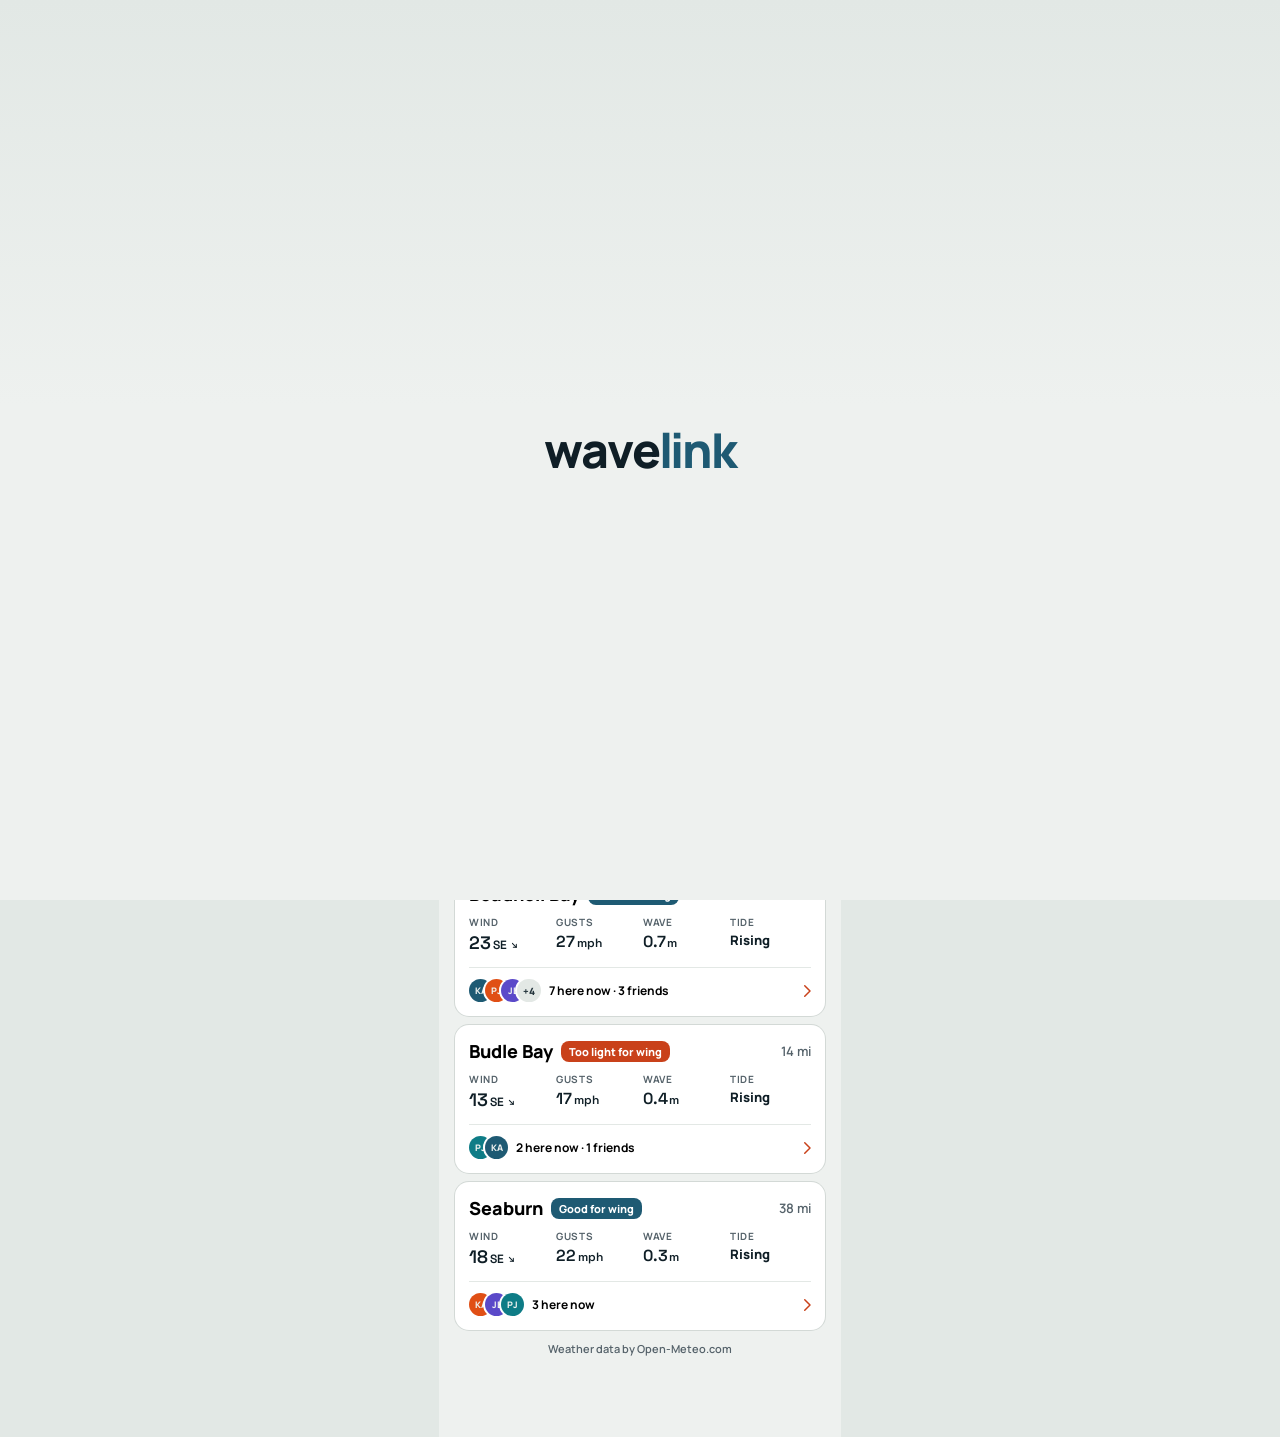
<file: index.html>
<!doctype html>

<html lang="en">
  <head>
    <title>Wave Link</title>
    <link rel="stylesheet" href="style.css" />
    <meta charset="utf-8" />
    <meta
      name="viewport"
      content="width=device-width, initial-scale=1, viewport-fit=cover"
    />
    <meta name="apple-mobile-web-app-capable" content="yes" />
    <meta name="apple-mobile-web-app-status-bar-style" content="default" />
    <meta name="theme-color" content="#e2e8e5" />
    <link rel="preconnect" href="https://fonts.gstatic.com" crossorigin />
    <link
      href="https://fonts.googleapis.com/css2?family=Manrope:wght@400;500;600;700;800&family=Space+Grotesk:wght@500;600;700&display=swap"
      rel="stylesheet"
    />
    <link rel="stylesheet" href="motion.css" />
    <link rel="manifest" href="manifest.json" />
    <link
      rel="icon"
      href="assets/wavelink-logo-files/favicon.ico"
      sizes="any"
    />
    <link
      rel="icon"
      href="assets/wavelink-logo-files/favicon.svg"
      type="image/svg+xml"
    />
    <link
      rel="apple-touch-icon"
      href="assets/wavelink-logo-files/apple-touch-icon.png"
    />
    <meta name="theme-color" content="#e2e8e5" />
  </head>
  <body>
    <div class="splash" id="splash" aria-hidden="true">
      <div class="splash-word">
        <span style="--i: 0">w</span><span style="--i: 1">a</span
        ><span style="--i: 2">v</span><span style="--i: 3">e</span
        ><span class="blue" style="--i: 4">l</span
        ><span class="blue" style="--i: 5">i</span
        ><span class="blue" style="--i: 6">n</span
        ><span class="blue" style="--i: 7">k</span>
      </div>
      <p class="splash-caption">Checking conditions near you</p>
    </div>
    <header>
      <a href="index.html" class="brand" aria-label="wavelink">
        <span class="brand-w" aria-hidden="true"
          ><span class="brand-w-letter">w</span
          ><svg class="brand-wave" viewBox="0 0 33 20">
            <path
              pathLength="1"
              d="M3 13c4.5-6.5 9-6.5 13.5 0s9 6.5 13.5 0"
            /></svg></span
        ><span class="brand-rest" aria-hidden="true"
          >ave<span class="brand-link">link</span></span
        >
      </a>
      <img
        class="search-icon-header"
        alt="Search Icon"
        src="assets/icons/ui/search.svg"
      />
      <img class="bell" alt="Bell Icon" src="assets/icons/ui/bell.svg" />
      <span class="avatar">MS</span>
    </header>
    <main>
      <div class="checked-banner" id="checked-banner" hidden>
        <span class="checked-dot"></span>
        <div class="checked-text">
          <span class="checked-title">You're at Beadnell Bay</span>
          <span class="checked-sub" id="checked-sub"
            >Wingfoiling · until 18:30</span
          >
        </div>
        <button type="button" class="checked-out" id="check-out-button">
          Check out
        </button>
      </div>
      <section class="condition-near">
        <div class="condition-near-title">
          <img
            alt=""
            src="assets/icons/nav/map.svg"
            class="condition-near-icon"
          />
          <span class="location">Beadnell Bay</span>
          <span class="spot-verdict verdict--good" id="hero-verdict">Good</span>
        </div>
        <div class="hero-main">
          <div class="hero-wind">
            <span class="hero-number" id="hero-value">23</span>
            <div class="hero-unit">
              <span id="hero-unit">mph</span>
              <span class="hero-dir-row">
                <span
                  class="hero-arrow"
                  id="hero-arrow"
                  aria-hidden="true"
                ></span>
                <span class="hero-dir" id="hero-dir">SE</span>
              </span>
            </div>
          </div>
          <div class="hero-gusts">
            <span class="hero-gusts-label" id="hero-sec-label">Gusts</span>
            <span class="hero-gusts-value" id="hero-sec-value">27</span>
          </div>
        </div>
        <div class="strip">
          <div class="strip-head">
            <span class="strip-title">Next 6 hours</span>
            <span class="strip-peak" id="strip-peak"></span>
          </div>
          <div class="strip-bars">
            <div class="bar-slot">
              <span class="bar"></span><span class="bar-label"></span>
            </div>
            <div class="bar-slot">
              <span class="bar"></span><span class="bar-label"></span>
            </div>
            <div class="bar-slot">
              <span class="bar"></span><span class="bar-label"></span>
            </div>
            <div class="bar-slot">
              <span class="bar"></span><span class="bar-label"></span>
            </div>
            <div class="bar-slot">
              <span class="bar"></span><span class="bar-label"></span>
            </div>
            <div class="bar-slot">
              <span class="bar"></span><span class="bar-label"></span>
            </div>
          </div>
        </div>

        <div class="hero-metrics">
          <div class="hero-metric">
            <span class="spot-label">Wave</span>
            <span class="spot-value">0.7 m</span>
            <span class="spot-sub">Period 6s</span>
          </div>
          <div class="hero-metric">
            <span class="spot-label">Tide</span>
            <span class="spot-value">Rising</span>
            <span class="spot-sub">High 15:42</span>
          </div>
          <div class="hero-metric">
            <span class="spot-label">Air</span>
            <span class="spot-value">18°</span>
            <span class="spot-sub">Water 12°</span>
          </div>
          <div class="hero-metric">
            <span class="spot-label">Sunset</span>
            <span class="spot-value">19:48</span>
            <span class="spot-sub">5 hr light</span>
          </div>
        </div>
        <div class="condition-near-description">
          <span class="dot dot--good"></span>
          <!--<span class="description"
            >Steady SE, cross-on at the north end - 4.5 m weather</span
          >-->
        </div>
        <div class="hero-actions">
          <button type="button" class="check-in-button">
            <img src="assets/icons/ui/check-in-white.svg" alt="" />
            Check in here
          </button>
          <button
            type="button"
            class="cam-button"
            id="photo-button"
            aria-label="Post a spot report"
          >
            <img src="assets/icons/ui/camera.svg" alt="" />
          </button>

          <input
            type="file"
            id="photo-input"
            accept="image/*,video/*"
            capture="environment"
            class="visually-hidden"
          />
        </div>
      </section>
      <fieldset class="sport-picker">
        <!--<legend>Condition For</legend>-->
        <div class="pills">
          <input type="radio" id="wing" name="activity" value="wing" checked />
          <label for="wing">
            <img alt="Wing Icon" src="assets/icons/activity/wing.svg" />
            Wing
          </label>

          <input type="radio" id="surf" name="activity" value="surf" />
          <label for="surf">
            <img alt="Surf Icon" src="assets/icons/activity/surf.svg" />
            Surf
          </label>

          <input type="radio" id="kite" name="activity" value="kite" />
          <label for="kite">
            <img alt="Kite Icon" src="assets/icons/activity/kite.svg" />
            Kite
          </label>

          <input type="radio" id="sup" name="activity" value="sup" />
          <label for="sup">
            <img alt="Sup Icon" src="assets/icons/activity/sup.svg" />
            SUP
          </label>

          <input type="radio" id="kayak" name="activity" value="kayak" />
          <label for="kayak">
            <img alt="Kayak Icon" src="assets/icons/activity/kayak.svg" />
            Kayak
          </label>
        </div>
      </fieldset>
      <section class="out-right-now">
        <div class="out-now-title">
          <h3 class="out-right-now-title">Out right now</h3>
          <a href="#" class="out-now-see-all">See all</a>
        </div>
        <div class="out-now-container">
          <div class="out-now-container-title">
            <span class="friend-count"
              ><b id="friend-total">6</b> friends on the water</span
            >
            <span class="spots-count"
              >across <b id="spot-total">3</b> spots</span
            >
          </div>
          <div class="friend-tiles">
            <a href="#" class="friend-tile">
              <span class="friend-avatar" style="background: #1e5a73">
                KA
                <img
                  class="friend-badge"
                  src="assets/icons/activity/wing.svg"
                  alt=""
                />
              </span>
              <span class="friend-name">Kevin.A</span>
              <span class="friend-status">Beadnell<br />until 18:30</span>
            </a>
            <a href="#" class="friend-tile">
              <span class="friend-avatar" style="background: #e04f15">
                PJ
                <img
                  class="friend-badge"
                  src="assets/icons/activity/surf.svg"
                  alt=""
                />
              </span>
              <span class="friend-name">Pete.J</span>
              <span class="friend-status">Beadnell<br />posted photo</span>
            </a>
            <a href="#" class="friend-tile">
              <span class="friend-avatar" style="background: #7a15e0">
                JL
                <img
                  class="friend-badge"
                  src="assets/icons/activity/wing.svg"
                  alt=""
                />
              </span>
              <span class="friend-name">James.L</span>
              <span class="friend-status">Beadnell<br />1 hrs in</span>
            </a>
            <a href="#" class="friend-tile">
              <span class="friend-avatar" style="background: #0e7c86">
                TL
                <img
                  class="friend-badge"
                  src="assets/icons/activity/sup.svg"
                  alt=""
                />
              </span>
              <span class="friend-name">Tadek.L</span>
              <span class="friend-status">Tynemouth<br />until 17:00</span>
            </a>
            <a href="#" class="friend-tile">
              <span class="friend-avatar" style="background: #eae610">
                WH
                <img
                  class="friend-badge"
                  src="assets/icons/activity/wing.svg"
                  alt=""
                />
              </span>
              <span class="friend-name">Will.H</span>
              <span class="friend-status">Bambaurgh<br />until 17:00</span>
            </a>
            <a href="#" class="friend-tile">
              <span class="friend-avatar" style="background: #10b7ea">
                GS
                <img
                  class="friend-badge"
                  src="assets/icons/activity/wing.svg"
                  alt=""
                />
              </span>
              <span class="friend-name">Glen.S</span>
              <span class="friend-status">Beadnell<br />8 hrs in</span>
            </a>
            <a href="#" class="add-friend">
              <span class="friend-avatar" style="background: #828282ff">
                +
              </span>
              <span class="friend-name">Add Friends</span>
            </a>
          </div>

          <div class="out-now-lower">
            <span class="people-out"
              ><b id="people-total">22</b> people out at your spots</span
            >
            <a href="#" class="busiest">
              Busiest: <b id="busiest-spot">Tynemouth (9)</b>
              <img src="assets/icons/ui/chevron-right-blue.svg" alt="" />
            </a>
          </div>
        </div>
      </section>
      <section class="favourite-spots">
        <div class="favourite-spots-heading">
          <h3 class="favourite-spots-title">Favourite spots</h3>
          <a href="#" class="favourite-spots-edit">Edit</a>
        </div>
        <div class="favourite-tiles">
          <a href="site.html" class="favourite-tile" data-spot="beadnell">
            <div class="spot-upper">
              <span class="spot-name">Beadnell Bay</span>
              <span class="spot-verdict verdict--good">Good</span>
              <span class="spot-dist">6 mi</span>
            </div>
            <div class="fav-metrics">
              <div class="fav-metric">
                <span class="spot-label">Wind</span>
                <span class="spot-value spot-wind">23 SE</span>
              </div>
              <div class="fav-metric">
                <span class="spot-label">Wave</span>
                <span class="spot-value spot-wave">0.7m</span>
              </div>
              <div class="fav-metric">
                <span class="spot-label">Water</span>
                <span class="spot-value spot-water">14°</span>
              </div>
              <div class="fav-metric">
                <span class="spot-label">Tide</span>
                <span class="spot-value spot-tide">Rising</span>
              </div>
            </div>
            <div class="spot-lower">
              <div class="spot-avatars">
                <span class="mini-avatar" style="background: #1e5a73">KA</span>
                <span class="mini-avatar" style="background: #e04f15">PJ</span>
                <span class="mini-avatar" style="background: #5b49c9">JL</span>
                <span class="mini-more">+4</span>
              </div>
              <span class="spot-here">7 here now · 3 friends</span>
              <img src="assets/icons/ui/chevron-right-blue.svg" alt="" />
            </div>
          </a>
          <a href="#" class="favourite-tile" data-spot="budle bay">
            <div class="spot-upper">
              <span class="spot-name">Budle Bay</span>
              <span class="spot-verdict verdict--moderate">Light</span>
              <span class="spot-dist">14 mi</span>
            </div>
            <div class="fav-metrics">
              <div class="fav-metric">
                <span class="spot-label">Wind</span>
                <span class="spot-value spot-wind">13 SE</span>
              </div>
              <div class="fav-metric">
                <span class="spot-label">Wave</span>
                <span class="spot-value spot-wave">0.4m</span>
              </div>
              <div class="fav-metric">
                <span class="spot-label">Water</span>
                <span class="spot-value spot-water">14°</span>
              </div>
              <div class="fav-metric">
                <span class="spot-label">Tide</span>
                <span class="spot-value spot-tide">Rising</span>
              </div>
            </div>
            <div class="spot-lower">
              <div class="spot-avatars">
                <span class="mini-avatar" style="background: #0e7c86">PJ</span>
                <span class="mini-avatar" style="background: #1e5a73">KA</span>
              </div>
              <span class="spot-here">2 here now · 1 friends</span>
              <img src="assets/icons/ui/chevron-right-blue.svg" alt="" />
            </div>
          </a>
          <a href="#" class="favourite-tile" data-spot="seaburn">
            <div class="spot-upper">
              <span class="spot-name">Seaburn</span>
              <span class="spot-verdict verdict--good">Good</span>
              <span class="spot-dist">38 mi</span>
            </div>
            <div class="fav-metrics">
              <div class="fav-metric">
                <span class="spot-label">Wind</span>
                <span class="spot-value spot-wind">18 SE</span>
              </div>
              <div class="fav-metric">
                <span class="spot-label">Wave</span>
                <span class="spot-value spot-wave">0.3m</span>
              </div>
              <div class="fav-metric">
                <span class="spot-label">Water</span>
                <span class="spot-value spot-water">14°</span>
              </div>
              <div class="fav-metric">
                <span class="spot-label">Tide</span>
                <span class="spot-value spot-tide">Rising</span>
              </div>
            </div>
            <div class="spot-lower">
              <div class="spot-avatars">
                <span class="mini-avatar" style="background: #e04f15">KA</span>
                <span class="mini-avatar" style="background: #5b49c9">JL</span>
                <span class="mini-avatar" style="background: #0e7c86">PJ</span>
              </div>
              <span class="spot-here">3 here now</span>
              <img src="assets/icons/ui/chevron-right-blue.svg" alt="" />
            </div>
          </a>
        </div>
      </section>
      <nav class="tab-bar">
        <a href="index.html" class="tab is-active">
          <img src="assets/icons/nav/home-blue.svg" alt="" />
          Home
        </a>
        <a href="map.html" class="tab">
          <img src="assets/icons/nav/map.svg" alt="" />
          Map
        </a>
        <a href="friends.html" class="tab">
          <img src="assets/icons/nav/friends.svg" alt="" />
          Friends
        </a>
        <a href="profile.html" class="tab">
          <img src="assets/icons/nav/profile.svg" alt="" />
          Profile
        </a>
      </nav>
    </main>

    <dialog class="sheet" id="check-in-sheet">
      <span class="sheet-grabber"></span>

      <div class="sheet-head">
        <div>
          <h2>I'm at Beadnell Bay</h2>
          <p class="sheet-sub">23 mph SE · gusts 27 · 0.7 m · water 14°</p>
        </div>
      </div>

      <div class="sheet-field">
        <span class="sheet-label">Activity</span>
        <div class="pills">
          <input
            type="radio"
            id="ci-wing"
            name="ci-activity"
            value="wing"
            checked
          />
          <label for="ci-wing"
            ><img alt="" src="assets/icons/activity/wing.svg" />Wing</label
          >

          <input type="radio" id="ci-surf" name="ci-activity" value="surf" />
          <label for="ci-surf"
            ><img alt="" src="assets/icons/activity/surf.svg" />Surf</label
          >

          <input type="radio" id="ci-kite" name="ci-activity" value="kite" />
          <label for="ci-kite"
            ><img alt="" src="assets/icons/activity/kite.svg" />Kite</label
          >

          <input type="radio" id="ci-sup" name="ci-activity" value="sup" />
          <label for="ci-sup"
            ><img alt="" src="assets/icons/activity/sup.svg" />SUP</label
          >

          <input type="radio" id="ci-kayak" name="ci-activity" value="kayak" />
          <label for="ci-kayak"
            ><img alt="" src="assets/icons/activity/kayak.svg" />Kayak</label
          >
        </div>
      </div>

      <div class="sheet-field">
        <span class="sheet-label">Until</span>
        <div class="until-display">
          <img src="assets/icons/ui/clock-blue.svg" alt="" />
          <span class="until-time" id="until-time">18:30</span>
          <span class="until-note" id="until-note">about 4 hrs</span>
        </div>
        <div class="until-chips">
          <input type="radio" id="u1" name="until" value="1" />
          <label for="u1">1 hr</label>

          <input type="radio" id="u2" name="until" value="2" />
          <label for="u2">2 hrs</label>

          <input type="radio" id="u4" name="until" value="4" checked />
          <label for="u4">4 hrs</label>

          <input type="radio" id="u0" name="until" value="open" />
          <label for="u0">Open</label>
        </div>
      </div>

      <div class="sheet-field">
        <span class="sheet-label">Visible to</span>
        <div class="visibility">
          <input
            type="radio"
            id="vis-friends"
            name="visibility"
            value="friends"
            checked
          />
          <label for="vis-friends"
            ><img
              src="assets/icons/nav/friends-blue.svg"
              alt=""
            />Friends</label
          >

          <input
            type="radio"
            id="vis-everyone"
            name="visibility"
            value="everyone"
          />
          <label for="vis-everyone"
            ><img src="assets/icons/nav/profile.svg" alt="" />Everyone
            here</label
          >
        </div>
      </div>

      <button type="button" class="btn-primary">Check in</button>
      <button type="button" id="sheet-close">Cancel</button>
    </dialog>
    <dialog class="sheet" id="done-sheet">
      <span class="sheet-grabber"></span>

      <div class="done-top">
        <span class="done-tick">
          <img src="assets/icons/ui/check-green.svg" alt="" />
        </span>
        <h2>You're checked in</h2>
        <p class="sheet-sub" id="done-sub">
          Beadnell Bay · wingfoiling until 18:30
        </p>
      </div>

      <div class="done-friends">
        <div class="spot-avatars">
          <span class="mini-avatar" style="background: #1e5a73">KA</span>
          <span class="mini-avatar" style="background: #e04f15">PJ</span>
          <span class="mini-avatar" style="background: #5b49c9">JL</span>
        </div>
        <div class="checked-text">
          <span class="checked-title">3 friends can see you're here</span>
          <span class="sheet-note">They'll get an alert if they're nearby</span>
        </div>
      </div>
      <div class="done-lower">
        <button
          type="button"
          class="cam-button"
          id="report-photo-button"
          aria-label="Post a spot report"
        >
          Post a report
          <img src="assets/icons/ui/camera-blue.svg" alt="" />
        </button>

        <input
          type="file"
          id="report-photo-input"
          accept="image/*,video/*"
          capture="environment"
          class="visually-hidden"
        />
        <button type="button" class="btn-primary" id="done-close">Done</button>
      </div>
    </dialog>
    <script src="script.js"></script>
    <script src="motion.js"></script>
    <footer>
      <p>Weather data by Open-Meteo.com</p>
    </footer>
  </body>
</html>
</file>
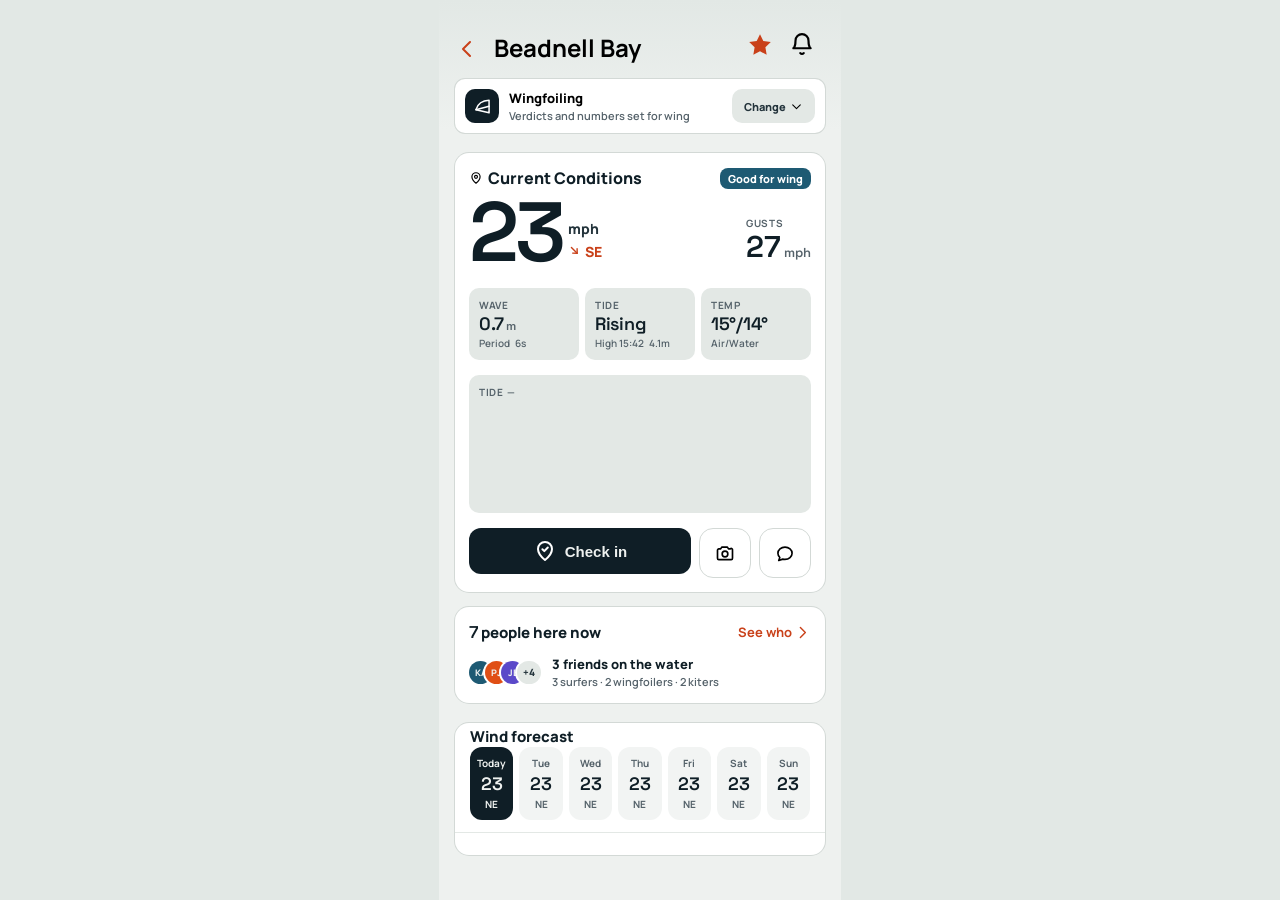
<file: site.html>
<!doctype html>
<html>
  <head>
    <title>Wave Link</title>
    <link rel="stylesheet" href="style.css" />
    <meta charset="utf-8" />
    <meta name="viewport" content="width=device-width, initial-scale=1" />
    <meta name="apple-mobile-web-app-capable" content="yes" />
    <meta name="mobile-web-app-capable" content="yes" />
    <meta name="apple-mobile-web-app-status-bar-style" content="default" />
    <link rel="preconnect" href="https://fonts.gstatic.com" crossorigin />
    <link rel="manifest" href="manifest.json" />
    <meta
      name="viewport"
      content="width=device-width, initial-scale=1, viewport-fit=cover"
    />
    <link
      href="https://fonts.googleapis.com/css2?family=Manrope:wght@400;500;600;700;800&family=Space+Grotesk:wght@500;600;700&display=swap"
      rel="stylesheet"
    />
    <link rel="stylesheet" href="motion.css" />
    <link
      rel="icon"
      href="assets/wavelink-logo-files/favicon.ico"
      sizes="any"
    />
    <link
      rel="icon"
      href="assets/wavelink-logo-files/favicon.svg"
      type="image/svg+xml"
    />
    <link
      rel="apple-touch-icon"
      href="assets/wavelink-logo-files/apple-touch-icon.png"
    />
    <meta name="theme-color" content="#e2e8e5" />
  </head>

  <body data-spot="beadnell">
    <header class="site-header">
      <a href="index.html" class="back-home-arrow">
        <img src="assets/icons/ui/chevron-left-blue.svg" alt="" />
      </a>
      <h2 class="header-site-location">Beadnell Bay</h2>
      <a href="#" class="star-location">
        <img src="assets/icons/ui/star-filled-blue.svg" alt="" />
      </a>
      <a href="#" class="bell-location">
        <img src="assets/icons/ui/bell.svg" alt="" />
      </a>
    </header>
    <main>
      <div class="checked-banner" id="checked-banner" hidden>
        <span class="checked-dot"></span>
        <div class="checked-text">
          <span class="checked-title">You're at Beadnell Bay</span>
          <span class="checked-sub" id="checked-sub"
            >Wingfoiling · until 18:30</span
          >
        </div>
        <button type="button" class="checked-out" id="check-out-button">
          Check out
        </button>
      </div>
      <div class="sport-picker-site">
        <span class="sport-site-icon">
          <img src="assets/icons/activity/wing.svg" alt="" />
        </span>

        <div class="sport-site-text">
          <span class="sport-site">Wingfoiling</span>
          <span class="sport-site-description">
            Verdicts and numbers set for <b>wing</b>
          </span>
        </div>

        <div class="sport-change">
          <span aria-hidden="true">Change</span>
          <span class="sport-change-arrow">
            <img src="assets/icons/ui/chevron-down.svg" alt="" />
          </span>
          <select id="sport" name="sport" aria-label="Change sport">
            <option value="wing">Wing</option>
            <option value="surf">Surf</option>
            <option value="kite">Kite</option>
            <option value="sup">SUP</option>
            <option value="kayak">Kayak</option>
          </select>
        </div>
      </div>
      <section class="condition-near-site">
        <div class="condition-near-title">
          <img
            alt=""
            src="assets/icons/nav/map.svg"
            class="condition-near-icon"
          />
          <span class="location">Current Conditions</span>
          <span class="spot-verdict verdict--good" id="hero-verdict">Good</span>
        </div>
        <div class="hero-main">
          <div class="hero-wind">
            <span class="hero-number" id="hero-value">23</span>
            <div class="hero-unit">
              <span id="hero-unit">mph</span>
              <span class="hero-dir-row">
                <span
                  class="hero-arrow"
                  id="hero-arrow"
                  aria-hidden="true"
                ></span>
                <span class="hero-dir" id="hero-dir">SE</span>
              </span>
            </div>
          </div>
          <div class="hero-gusts">
            <span class="hero-gusts-label" id="hero-sec-label">Gusts</span>
            <span class="hero-gusts-value" id="hero-sec-value">27</span>
          </div>
        </div>

        <div class="hero-metrics-site">
          <div class="hero-metric-site">
            <div class="hero-metric-site-big">
              <span class="spot-label">Wave</span>
              <span class="spot-value">0.7 m</span>
            </div>
            <div class="hero-metric-site-small">
              <span class="spot-label-site">Period</span>
              <span class="spot-value-site">6s</span>
            </div>
          </div>
          <div class="hero-metric-site">
            <div class="hero-metric-site-big">
              <span class="spot-label">Tide</span>
              <span class="spot-value">Rising</span>
            </div>
            <div class="hero-metric-site-small">
              <span class="spot-label-site">High 15:42</span>
              <span class="spot-value-site">4.1 m</span>
            </div>
          </div>
          <div class="hero-metric-site">
            <div class="hero-metric-site-big">
              <span class="spot-label">Temp</span>
              <span class="spot-value">15°/14°</span>
            </div>
            <div class="hero-metric-site-small">
              <span class="spot-label-site">Air/Water</span>
              <span class="spot-value-site"></span>
            </div>
          </div>
        </div>
        <div class="tide">
          <div class="tide-head">
            <span class="tide-title">Tide <span id="tide-state">—</span></span>
            <span class="tide-next" id="tide-next"></span>
          </div>

          <div class="tide-chart-wrap">
            <svg
              class="tide-chart"
              viewBox="0 0 300 100"
              preserveAspectRatio="none"
              aria-hidden="true"
            >
              <path class="tide-fill" id="tide-fill" />
              <path
                class="tide-line"
                id="tide-line"
                vector-effect="non-scaling-stroke"
              />
            </svg>
            <span class="tide-dot" id="tide-dot" hidden></span>
            <span class="tide-now-label" id="tide-now-label" hidden>Now</span>
          </div>

          <div class="tide-labels" id="tide-labels"></div>
        </div>
        <div class="hero-actions">
          <button type="button" class="check-in-button">
            <img src="assets/icons/ui/check-in-white.svg" alt="" />
            Check in
          </button>
          <button
            type="button"
            class="cam-button"
            id="photo-button-site"
            aria-label="Post a spot report"
          >
            <img src="assets/icons/ui/camera.svg" alt="" />
          </button>

          <input
            type="file"
            id="photo-input-site"
            accept="image/*,video/*"
            capture="environment"
            class="visually-hidden"
          />
          <button type="button" class="group-chat-button">
            <img src="assets/icons/ui/chat.svg" alt="" />
          </button>
        </div>
      </section>
      <section class="site-people-here">
        <div class="site-people-header">
          <h2><b>7</b> people here now</h2>
          <a href="whos-here.html" class="see-who">
            See who
            <img src="assets/icons/ui/chevron-right-blue.svg" />
          </a>
        </div>
        <div class="site-people-main">
          <div class="spot-avatars">
            <span class="mini-avatar" style="background: #1e5a73">KA</span>
            <span class="mini-avatar" style="background: #e04f15">PJ</span>
            <span class="mini-avatar" style="background: #5b49c9">JL</span>
            <span class="mini-more">+4</span>
          </div>
          <div class="site-people-friends">
            <span class="people-friends-title">3 friends on the water</span>
            <span class="people-friends-sub"
              >3 surfers · 2 wingfoilers · 2 kiters</span
            >
          </div>
        </div>
      </section>
      <section class="site-forecast">
        <div class="site-forecast-header">
          <h2>Wind forecast</h2>
        </div>
        <div class="forecast-days">
          <input type="radio" id="day-0" name="day" value="0" checked />
          <label for="day-0">
            <span class="day-name">Today</span>
            <span class="day-wind">23</span>
            <span class="day-dir">NE</span>
          </label>

          <input type="radio" id="day-1" name="day" value="1" />
          <label for="day-1">
            <span class="day-name">Tue</span>
            <span class="day-wind">23</span>
            <span class="day-dir">NE</span>
          </label>

          <input type="radio" id="day-2" name="day" value="2" />
          <label for="day-2">
            <span class="day-name">Wed</span>
            <span class="day-wind">23</span>
            <span class="day-dir">NE</span>
          </label>

          <input type="radio" id="day-3" name="day" value="3" />
          <label for="day-3">
            <span class="day-name">Thu</span>
            <span class="day-wind">23</span>
            <span class="day-dir">NE</span>
          </label>

          <input type="radio" id="day-4" name="day" value="4" />
          <label for="day-4">
            <span class="day-name">Fri</span>
            <span class="day-wind">23</span>
            <span class="day-dir">NE</span>
          </label>

          <input type="radio" id="day-5" name="day" value="5" />
          <label for="day-5">
            <span class="day-name">Sat</span>
            <span class="day-wind">23</span>
            <span class="day-dir">NE</span>
          </label>

          <input type="radio" id="day-6" name="day" value="6" />
          <label for="day-6">
            <span class="day-name">Sun</span>
            <span class="day-wind">23</span>
            <span class="day-dir">NE</span>
          </label>
        </div>
        <div class="hours" id="hours"></div>
      </section>
    </main>
    <dialog class="sheet" id="check-in-sheet">
      <span class="sheet-grabber"></span>

      <div class="sheet-head">
        <div>
          <h2>I'm at Beadnell Bay</h2>
          <p class="sheet-sub">23 mph SE · gusts 27 · 0.7 m · water 14°</p>
        </div>
      </div>

      <div class="sheet-field">
        <span class="sheet-label">Activity</span>
        <div class="pills">
          <input
            type="radio"
            id="ci-wing"
            name="ci-activity"
            value="wing"
            checked
          />
          <label for="ci-wing"
            ><img alt="" src="assets/icons/activity/wing.svg" />Wing</label
          >

          <input type="radio" id="ci-surf" name="ci-activity" value="surf" />
          <label for="ci-surf"
            ><img alt="" src="assets/icons/activity/surf.svg" />Surf</label
          >

          <input type="radio" id="ci-kite" name="ci-activity" value="kite" />
          <label for="ci-kite"
            ><img alt="" src="assets/icons/activity/kite.svg" />Kite</label
          >

          <input type="radio" id="ci-sup" name="ci-activity" value="sup" />
          <label for="ci-sup"
            ><img alt="" src="assets/icons/activity/sup.svg" />SUP</label
          >

          <input type="radio" id="ci-kayak" name="ci-activity" value="kayak" />
          <label for="ci-kayak"
            ><img alt="" src="assets/icons/activity/kayak.svg" />Kayak</label
          >
        </div>
      </div>

      <div class="sheet-field">
        <span class="sheet-label">Until</span>
        <div class="until-display">
          <img src="assets/icons/ui/clock-blue.svg" alt="" />
          <span class="until-time" id="until-time">18:30</span>
          <span class="until-note" id="until-note">about 4 hrs</span>
        </div>
        <div class="until-chips">
          <input type="radio" id="u1" name="until" value="1" />
          <label for="u1">1 hr</label>

          <input type="radio" id="u2" name="until" value="2" />
          <label for="u2">2 hrs</label>

          <input type="radio" id="u4" name="until" value="4" checked />
          <label for="u4">4 hrs</label>

          <input type="radio" id="u0" name="until" value="open" />
          <label for="u0">Open</label>
        </div>
      </div>

      <div class="sheet-field">
        <span class="sheet-label">Visible to</span>
        <div class="visibility">
          <input
            type="radio"
            id="vis-friends"
            name="visibility"
            value="friends"
            checked
          />
          <label for="vis-friends"
            ><img
              src="assets/icons/nav/friends-blue.svg"
              alt=""
            />Friends</label
          >

          <input
            type="radio"
            id="vis-everyone"
            name="visibility"
            value="everyone"
          />
          <label for="vis-everyone"
            ><img src="assets/icons/nav/profile.svg" alt="" />Everyone
            here</label
          >
        </div>
      </div>

      <button type="button" class="btn-primary">Check in</button>
      <button type="button" id="sheet-close">Cancel</button>
    </dialog>
    <dialog class="sheet" id="done-sheet">
      <span class="sheet-grabber"></span>

      <div class="done-top">
        <span class="done-tick">
          <img src="assets/icons/ui/check-green.svg" alt="" />
        </span>
        <h2>You're checked in</h2>
        <p class="sheet-sub" id="done-sub">
          Beadnell Bay · wingfoiling until 18:30
        </p>
      </div>

      <div class="done-friends">
        <div class="spot-avatars">
          <span class="mini-avatar" style="background: #1e5a73">KA</span>
          <span class="mini-avatar" style="background: #e04f15">PJ</span>
          <span class="mini-avatar" style="background: #5b49c9">JL</span>
        </div>
        <div class="checked-text">
          <span class="checked-title">3 friends can see you're here</span>
          <span class="sheet-note">They'll get an alert if they're nearby</span>
        </div>
      </div>
      <div class="done-lower">
        <button
          type="button"
          class="cam-button"
          id="report-photo-button"
          aria-label="Post a spot report"
        >
          Post a report
          <img src="assets/icons/ui/camera-blue.svg" alt="" />
        </button>

        <input
          type="file"
          id="report-photo-input"
          accept="image/*,video/*"
          capture="environment"
          class="visually-hidden"
        />
        <button type="button" class="btn-primary" id="done-close">Done</button>
      </div>
    </dialog>
    <script src="script.js"></script>
    <script src="motion.js"></script>
  </body>
</html>
</file>
<file: style.css>
*,
*::before,
*::after {
  box-sizing: border-box;
}

header,
main {
  padding-left: 16px;
  padding-right: 16px;
}

html {
  background: #eef1ef;
}

@media (min-width: 500px) {
  html {
    background: #e2e8e5;
  }
}

.sheet::backdrop {
  background: rgba(6, 18, 34, 0.45);
}

html.sheet-open {
  background: #fff;
}

body {
  max-width: 402px;
  margin: 0 auto;
  min-height: 100vh;
  background: linear-gradient(180deg, #e2e8e5 0%, #eef1ef 130px);
  font-family:
    "Manrope",
    -apple-system,
    "Segoe UI",
    sans-serif;
  padding-top: 25px;
}

main {
  padding-bottom: 0px;
}

footer {
  padding-bottom: 60px;
}

.number {
  font-family: "Space Grotesk", "Space Mono", monospace;
}

header {
  display: flex;
  align-items: center;
  gap: 4px;
  min-height: 44px;
  padding: calc(env(safe-area-inset-top, 0px) + 10px) 16px 10px;
}

.search-icon-header {
  width: 21px;
  height: 21px;
  flex-shrink: 0;
  margin-left: auto;
}

.bell {
  width: 21px;
  height: 21px;
  flex-shrink: 0;
  margin-left: 14px;
}

.avatar {
  flex-shrink: 0;
  background-color: #0f1e26;
  border-radius: 50px;
  padding: 7px 7px 7px 7px;
  color: #eef1ef;
  font-size: 12px;
  font-weight: 800;
  border: solid 1px white;
  margin-left: 15px;
}

.search-bar {
  display: flex;
  align-content: center;
  gap: 9px;
  height: 46px;
  padding: 0 14px;
  background: #fff;
  border-radius: 14px;
  box-shadow: 0 0 0 1px #d3d9d6;
  margin-top: 12px;
  margin-bottom: 12px;
}

.search-icon {
  width: 18px;
  height: 18px;
  flex-shrink: 0;
  padding-top: 13px;
}

.search-bar input {
  flex-grow: 1;
  min-width: 0;
  border: 0;
  outline: none;
  background: transparent;
  font-family: inherit;
  font-size: 16px;
  color: #0f1e26;
  appearance: none;
}

.dir-arrow {
  width: 11px;
  height: 11px;
  margin-left: 3px;
  vertical-align: -1px;
  color: inherit;
  flex-shrink: 0;
}

.visually-hidden {
  position: absolute;
  width: 1px;
  height: 1px;
  overflow: hidden;
  white-space: nowrap;
}

.condition-near {
  background-color: #ffffff;
  border-radius: 14px;
  margin-top: 20px;
  display: flex;
  flex-direction: column;
  padding: 14px;
  box-shadow: 0 0 0 1px #d3d9d6;
}

.condition-near-icon {
  width: 14px;
  height: 14px;
  flex-shrink: 0;
  margin-right: -5px;
}

.condition-near-title {
  display: flex;
  align-items: center;
  gap: 10px;
}

.condition-near-title .spot-verdict {
  margin-left: auto;
  flex-shrink: 0;
  white-space: nowrap;
}

.condition-near-you {
  margin: 0;
  font-size: 14px;
  font-weight: 600;
}

.location {
  font-size: 16px;
  font-weight: 800;
  color: #0f1e26;
}

.time {
  font-size: 11px;
  font-weight: 500;
  color: #55626a;
  margin-left: auto;
}

.type {
  font-size: 9px;
  font-weight: 700;
  color: #55626a;
}

.number {
  font-size: 19px;
  font-weight: 600;
  color: #0f1e26;
}

.extra {
  font-size: 10px;
  font-weight: 600;
  color: #55626a;
}

.type {
  text-transform: uppercase;
  letter-spacing: 0.07em;
}

.hero-main {
  display: flex;
  align-items: flex-end;
  gap: 14px;
  margin-top: 10px;
}

.hero-wind {
  display: flex;
  align-items: flex-end;
  gap: 6px;
}

.hero-number {
  font-family: "Space Grotesk", sans-serif;
  font-size: 84px;
  font-weight: 600;
  letter-spacing: -4px;
  line-height: 0.8;
  color: #0f1e26;
}

.hero-unit {
  display: flex;
  flex-direction: column;
  gap: 4px;
  padding-bottom: 5px;
  font-size: 14px;
  font-weight: 800;
  color: #24343c;
}

.hero-dir-row {
  display: flex;
  align-items: center;
  gap: 4px;
}

.hero-dir-row .dir-arrow {
  width: 13px;
  height: 13px;
  margin: 0;
  vertical-align: 0;
  color: #c9411a;
}

.hero-dir {
  color: #c9411a;
}

.hero-gusts {
  display: flex;
  flex-direction: column;
  gap: 2px;
  padding-bottom: 4px;
  margin-left: auto;
}

.hero-gusts-label {
  font-size: 10px;
  font-weight: 700;
  color: #55626a;
  letter-spacing: 0.07em;
  text-transform: uppercase;
}

.hero-gusts-value {
  font-family: "Space Grotesk", sans-serif;
  font-size: 30px;
  font-weight: 600;
  line-height: 1;
  color: #0f1e26;
}

.hero-gusts-unit {
  font-family: "Space Grotesk", sans-serif;
  font-size: 13px;
  color: #55626a;
  margin-left: 3px;
}

.strip {
  margin-top: 0px;
  padding-top: 12px;
}

.strip-head {
  display: flex;
  align-items: baseline;
  margin-bottom: 8px;
}

.strip-title {
  font-size: 10px;
  font-weight: 700;
  letter-spacing: 0.07em;
  text-transform: uppercase;
  color: #55626a;
}

.strip-peak {
  margin-left: auto;
  font-size: 11px;
  font-weight: 800;
  color: #c9411a;
}

.strip-bars {
  display: flex;
  gap: 5px;
}

.bar-slot {
  flex: 1 1 0;
  min-width: 0;
  height: 64px;
  display: flex;
  flex-direction: column;
  justify-content: flex-end;
  align-items: center;
  gap: 6px;
}

.bar {
  width: 100%;
  height: var(--v, 8px);
  border-radius: 7px;
  background: #d3d9d6;
}

.bar-label {
  font-size: 10px;
  font-weight: 700;
  color: #55626a;
}

.bar-slot:first-child .bar-label {
  color: #c9411a;
  font-weight: 800;
}

.bar-slot[data-level="1"] .bar {
  background: #e3e8e5;
}
.bar-slot[data-level="2"] .bar {
  background: #c3d2d8;
}
.bar-slot[data-level="3"] .bar {
  background: #8fb3c2;
}
.bar-slot[data-level="4"] .bar {
  background: #1e5a73;
}
.bar-slot[data-level="5"] .bar {
  background: #0f1e26;
}

.bar-slot:first-child .bar {
  background: #c9411a;
}

.hero-metrics {
  display: flex;
  gap: 0;
  margin-top: 11px;
  padding-top: 11px;
  border-top: 1px solid #d3d9d6;
}

.hero-metric {
  flex: 1 1 0;
  display: flex;
  flex-direction: column;
  gap: 2px;
}

.hero-metric + .hero-metric {
  border-left: 1px solid #d3d9d6;
  margin-left: 9px;
  padding-left: 9px;
}

.hero-actions {
  display: flex;
  gap: 8px;
  margin-top: 3px;
  padding-top: 12px;
}

.check-in-button {
  flex: 1 1 0;
  height: 46px;
  border: 0;
  border-radius: 12px;
  background: #0f1e26;
  color: #eef1ef;
  font-size: 15px;
  font-weight: 800;
  display: flex;
  align-items: center;
  justify-content: center;
  gap: 8px;
  cursor: pointer;
}

.cam-button {
  width: 52px;
  height: 46px;
  border: 0;
  border-radius: 12px;
  background: #e3e8e5;
  display: flex;
  align-items: center;
  justify-content: center;
  flex-shrink: 0;
  cursor: pointer;
}

.sport-picker legend {
  padding: 0;
  padding-top: 20px;
  margin-bottom: 8px;
  font-size: 10px;
  font-weight: 700;
  letter-spacing: 0.07em;
  text-transform: uppercase;
  color: #55626a;
}

.sport-picker {
  border: 0;
  margin: 0;
  padding: 0;
  padding-top: 20px;
}

.pills {
  display: flex;
  gap: 7px;
  background-color: #ffffff;
  border-radius: 14px;
  padding: 5px 5px 5px 5px;
  box-shadow: 0 0 0 1px #d3d9d6;
}

.pills label {
  background-color: #ffffff;
  border-radius: 14px;
  display: flex;
  flex-direction: column;
  align-items: center;
  justify-content: center;
  font-size: 11px;
  flex-grow: 1;
  flex-basis: 0;
  height: 46px;
  gap: 2px;
  font-weight: 700;
  color: #24343c;
}

.pills input {
  position: absolute;
  opacity: 0;
  pointer-events: none;
}

.pills input:checked + label {
  background-color: #0f1e26;
  color: #eef1ef;
}

.pills label img {
  width: 19px;
  height: 19px;
}

.pills input:checked + label img {
  filter: brightness(0) invert(1);
}

.out-now-container {
  background-color: #ffffff;
  border-radius: 14px;
  margin-top: -10px;
  display: flex;
  flex-direction: column;
  padding: 14px;
  box-shadow: 0 0 0 1px #d3d9d6;
}

.out-now-title {
  display: flex;
  align-items: center;
  justify-content: space-between;
}

.out-right-now-title {
  font-size: 19px;
  font-weight: 800;
  letter-spacing: -0.3px;
}

.out-now-see-all {
  text-decoration: none;
  font-size: 13px;
  font-weight: 700;
  color: #c9411a;
  padding: 8px;
  margin: -8px;
}

.out-now-container-title {
  display: flex;
  align-items: center;
  gap: 8px;
  margin-bottom: 10px;
}

.dot {
  width: 9px;
  height: 9px;
  border-radius: 50%;
  background: #1e5a73;
  flex-shrink: 0;
}

.spots-count {
  margin-left: auto;
  font-size: 12px;
  font-weight: 700;
  color: #55626a;
}

.friend-count {
  font-size: 15px;
  font-weight: 800;
}

.friend-tiles {
  display: flex;
  gap: 6px;
  overflow-x: auto;
  scroll-snap-type: x mandatory;
  scrollbar-width: none;
  margin: 0 -14px;
  padding: 0 14px;
  scroll-padding: 0 14px;
}

.friend-tiles::-webkit-scrollbar {
  display: none;
}

.add-friend {
  justify-content: center;
  border: 1.5px dashed #8fb3c2;
  background: #fff;
}

.add-friend .friend-avatar {
  background: #e3e8e5 !important;
  color: #0f1e26;
  font-size: 20px;
  font-weight: 600;
}

.add-friend .friend-name {
  color: #0f1e26;
}

.friend-tile,
.add-friend {
  flex: 0 0 78px;
  width: 78px;
  box-sizing: border-box;
  min-width: 0;
  flex-shrink: 0;
  scroll-snap-align: start;
  display: flex;
  flex-direction: column;
  align-items: center;
  gap: 5px;
  padding: 10px 6px;
  text-align: center;
  text-decoration: none;
  color: inherit;
  background-color: #f2f4f3;
  border-radius: 12px;
}

.friend-avatar {
  position: relative;
  width: 36px;
  height: 36px;
  border-radius: 50%;
  color: #eef1ef;
  font-size: 13px;
  font-weight: 800;
  display: flex;
  align-items: center;
  justify-content: center;
  flex-shrink: 0;
}

.friend-badge {
  position: absolute;
  right: -3px;
  bottom: -3px;
  width: 17px;
  height: 17px;
  padding: 3px;
  background: #fff;
  border-radius: 50%;
  box-sizing: border-box;
}

.friend-name {
  white-space: nowrap;
  overflow: hidden;
  text-overflow: ellipsis;
  max-width: 100%;
  font-size: 12.5px;
  font-weight: 800;
  color: #0f1e26;
  text-decoration: none;
}

.friend-status {
  font-size: 11px;
  font-weight: 600;
  color: #55626a;
  line-height: 1.25;
  text-decoration: none;
}

.out-now-lower {
  display: flex;
  align-items: center;
  gap: 8px;
  margin-top: 12px;
  padding-top: 11px;
  border-top: 1px solid #e3e8e5;
}

.people-out {
  font-size: 13px;
  font-weight: 700;
  color: #24343c;
}

.people-out b {
  font-family: "Space Grotesk", sans-serif;
  font-size: 16px;
  font-weight: 600;
}

.busiest {
  margin-left: auto;
  display: flex;
  align-items: center;
  font-size: 12px;
  font-weight: 700;
  gap: 4px;
  color: #0f1e26;
  text-decoration: none;
  white-space: nowrap;
}

.busiest img {
  width: 18px;
  height: 18px;
  margin-right: -5px;
}

.favourite-spots-heading {
  display: flex;
  align-items: center;
  justify-content: space-between;
}

.favourite-spots-edit {
  text-decoration: none;
  font-size: 13px;
  font-weight: 700;
  color: #c9411a;
  padding: 8px;
  margin: -8px;
}

.favourite-tiles {
  display: flex;
  flex-direction: column;
  gap: 9px;
}

.favourite-spots-title {
  margin: 0;
  font-size: 19px;
  font-weight: 800;
  letter-spacing: -0.3px;
}

.favourite-tile {
  background-color: #ffffff;
  border-radius: 14px;
  display: flex;
  flex-direction: column;
  padding: 14px;
  text-decoration: none;
  color: inherit;
  gap: 9px;
  box-shadow: 0 0 0 1px #d3d9d6;
}

.favourite-spots {
  display: flex;
  flex-direction: column;
  gap: 9px;
  margin-top: 20px;
}

.fav-metrics {
  display: flex;
  gap: 6px;
}

.fav-metric {
  flex-grow: 1;
  flex-basis: 0;
  display: flex;
  flex-direction: column;
  gap: 2px;
}

/* wave + water sit a step down from wind, as on the artboard */
.fav-metric .spot-value {
  font-size: 16px;
  font-weight: 600;
  letter-spacing: -0.2px;
}

/* wind is always the first cell */
.fav-metric:nth-child(1) .spot-value {
  font-size: 18px;
}

/* tide is always the last cell, and it is a word, not a number */
.fav-metric:nth-child(4) .spot-value {
  font-family:
    "Manrope",
    -apple-system,
    sans-serif;
  font-size: 13px;
  font-weight: 800;
  letter-spacing: 0;
}

.fav-metric .spot-value .unit {
  font-size: 12px;
  color: #0f1e26;
  margin-left: 2px;
}

.fav-metric .dir-arrow {
  width: 9px;
  height: 9px;
}

.spot-upper {
  display: flex;
  align-items: center;
  gap: 8px;
}

.spot-name {
  font-size: 18px;
  font-weight: 800;
}

.spot-verdict {
  font-size: 11px;
  font-weight: 800;
  padding: 3px 8px;
  border-radius: 8px;
}

.verdict--good {
  color: #ffffff;
  background: #1e5a73;
}
.verdict--moderate {
  color: #24343c;
  background: #e3e8e5;
}
.verdict--poor {
  color: white;
  background: #c9411a;
}

.spot-dist {
  margin-left: auto;
  font-size: 13px;
  font-weight: 600;
  color: #55626a;
}

.spot-label {
  font-size: 10px;
  font-weight: 700;
  letter-spacing: 0.07em;
  text-transform: uppercase;
  color: #55626a;
}

.spot-value {
  font-family: "Space Grotesk", sans-serif;
  font-size: 18px;
  font-weight: 600;
  letter-spacing: -0.3px;
  color: #0f1e26;
  white-space: nowrap;
}

.spot-value .unit {
  font-size: 12px;
  font-weight: 600;
  letter-spacing: 0;
  color: #55626a;
  margin-left: 2px;
}

.spot-sub {
  margin-top: 1px;
  font-size: 11px;
  font-weight: 600;
  color: #55626a;
  white-space: nowrap;
}

.spot-lower {
  display: flex;
  align-items: center;
  gap: 8px;
  margin-top: 4px;
  padding-top: 11px;
  border-top: 1px solid #e3e8e5;
}

.spot-avatars {
  display: flex;
  align-items: center;
}

.mini-avatar {
  width: 23px;
  height: 23px;
  border-radius: 50%;
  display: flex;
  align-items: center;
  justify-content: center;
  font-size: 9px;
  font-weight: 800;
  color: #eef1ef;
  box-shadow: 0 0 0 2px #fff;
}

.mini-more {
  height: 23px;
  padding: 0 6px;
  border-radius: 12px;
  display: flex;
  align-items: center;
  background: #e3e8e5;
  color: #24343c;
  font-size: 10px;
  font-weight: 800;
  box-shadow: 0 0 0 2px #fff;
}

.mini-avatar + .mini-avatar,
.mini-more {
  margin-left: -7px;
}

.spot-here {
  margin-right: auto;
  display: flex;
  align-items: center;
  font-size: 12px;
  font-weight: 700;
  gap: 4px;
  text-decoration: none;
  white-space: nowrap;
}

.spot-lower img {
  margin-left: auto;
  width: 18px;
  height: 18px;
  margin-right: -5px;
}

.tab-bar {
  position: fixed;
  left: 50%;
  transform: translateX(-50%);
  width: 100%;
  max-width: 402px;
  bottom: 0;
  display: flex;
  height: 70px;
  padding: 4px 8px 0;
  background: rgba(255, 255, 255, 0.98);
  border-top: 1px solid #d3d9d6;
}

.tab {
  flex-grow: 1;
  flex-basis: 0;
  height: 52px;
  display: flex;
  flex-direction: column;
  align-items: center;
  justify-content: center;
  gap: 3px;
  font-size: 11px;
  font-weight: 700;
  color: #55626a;
  text-decoration: none;
}

.tab img {
  width: 21px;
  height: 21px;
  opacity: 0.55;
}

.tab.is-active {
  font-weight: 800;
  color: #c9411a;
}

.tab.is-active img {
  opacity: 1;
}

.sheet::backdrop {
  background: rgba(6, 18, 34, 0.5);
}

.until-display {
  display: flex;
  align-items: center;
  gap: 12px;
  padding: 12px 14px;
  border-radius: 15px;
  background: #f2f4f3;
}

.until-time {
  font-family: "Space Grotesk", sans-serif;
  font-size: 30px;
  font-weight: 600;
  letter-spacing: -1px;
  color: #0f1e26;
}

.until-note {
  margin-left: auto;
  font-size: 11.5px;
  font-weight: 700;
  color: #55626a;
}

.until-chips {
  display: flex;
  gap: 7px;
  margin-top: 9px;
}

.until-chips input {
  position: absolute;
  opacity: 0;
  pointer-events: none;
}

.until-chips label {
  flex: 1 1 0;
  height: 42px;
  border-radius: 12px;
  border: 1px solid #d3d9d6;
  background: #fff;
  color: #24343c;
  display: flex;
  align-items: center;
  justify-content: center;
  font-size: 12px;
  font-weight: 800;
  cursor: pointer;
}

.until-chips input:checked + label {
  background: #e3e8e5;
  border: 1.5px solid #0f1e26;
  color: #0f1e26;
}

.sheet {
  min-width: 402px;
  max-width: none;
  max-height: 88vh;
  margin: auto auto 0;
  border: 0;
  border-radius: 26px 26px 0 0;
  padding: 10px 18px calc(20px + env(safe-area-inset-bottom));
  background: #fff;
  overflow-y: auto;
  gap: 16px;
}

.sheet[open] {
  display: flex;
  flex-direction: column;
  gap: 16px;
}

body.sheet-open {
  overflow: hidden;
}

.sheet::backdrop {
  background: rgba(6, 18, 34, 0.5);
}

.sheet-grabber {
  width: 38px;
  height: 5px;
  border-radius: 3px;
  background: #d3d9d6;
  align-self: center;
  flex-shrink: 0;
}

.sheet h2 {
  margin: 0;
  font-size: 21px;
  font-weight: 800;
  letter-spacing: -0.5px;
  color: #0f1e26;
}

.sheet-sub {
  margin: 3px 0 0;
  font-size: 11.5px;
  color: #55626a;
}

.sheet-field {
  display: flex;
  flex-direction: column;
  gap: 9px;
}

.sheet-label {
  font-size: 10px;
  font-weight: 800;
  letter-spacing: 0.09em;
  text-transform: uppercase;
  color: #55626a;
}

.sheet-note {
  margin: 0;
  font-size: 10.5px;
  line-height: 1.45;
  color: #55626a;
}

.until-display img {
  width: 20px;
  height: 20px;
}

.sheet .pills {
  background-color: #f2f4f3;
}

.visibility {
  display: flex;
  gap: 7px;
}

.visibility input {
  position: absolute;
  opacity: 0;
  pointer-events: none;
}

.visibility label {
  flex: 1 1 0;
  height: 44px;
  border-radius: 13px;
  border: 1px solid #d3d9d6;
  background: #fff;
  color: #24343c;
  display: flex;
  align-items: center;
  justify-content: center;
  gap: 6px;
  font-size: 12.5px;
  font-weight: 800;
  cursor: pointer;
}

.visibility input:checked + label {
  background: #e3e8e5;
  border: 1.5px solid #0f1e26;
  color: #0f1e26;
}

.visibility label img {
  width: 16px;
  height: 16px;
}

.btn-primary {
  height: 50px;
  border: 0;
  border-radius: 14px;
  background: #0f1e26;
  color: #eef1ef;
  font-family: inherit;
  font-size: 15.5px;
  font-weight: 800;
  cursor: pointer;
}

#sheet-close {
  height: 50px;
  margin-top: -8px;
  border: 0;
  background: #f2f4f3;
  color: #55626a;
  border: 1.5px solid #d3d9d6;
  border-radius: 14px;
  font-family: inherit;
  font-size: 13px;
  font-weight: 700;
  cursor: pointer;
}

.done-top {
  display: flex;
  flex-direction: column;
  align-items: center;
  gap: 10px;
  padding: 6px 0 2px;
  text-align: center;
}

.done-tick {
  width: 68px;
  height: 68px;
  border-radius: 50%;
  background: #e3e8e5;
  display: flex;
  align-items: center;
  justify-content: center;
}

.done-tick img {
  width: 32px;
  height: 32px;
}

.done-friends {
  display: flex;
  align-items: center;
  gap: 11px;
  padding: 12px 14px;
  border-radius: 14px;
  background: #f2f4f3;
}

.checked-text {
  flex-grow: 1;
  min-width: 0;
  display: flex;
  flex-direction: column;
  gap: 1px;
}

.checked-title {
  font-size: 12.5px;
  font-weight: 800;
  color: #0f1e26;
}

.done-friends .checked-title {
  color: #0f1e26;
}
.done-friends .mini-avatar {
  box-shadow: 0 0 0 2px #f2f4f3;
}

.sheet:focus {
  outline: none;
}

.done-lower {
  display: flex;
  gap: 8px;
}

.done-lower > button {
  flex: 1 1 0;
  min-width: 0;
}

#report-photo-button {
  height: 54px;
  border: 0;
  border-radius: 14px;
  background: #e3e8e5;
  color: #0f1e26;
  font-family: inherit;
  font-size: 14.5px;
  font-weight: 800;
  display: flex;
  align-items: center;
  justify-content: center;
  gap: 8px;
  cursor: pointer;
}

#report-photo-button img {
  width: 18px;
  height: 18px;
}

.checked-banner {
  display: flex;
  align-items: center;
  gap: 10px;
  padding: 11px 13px;
  margin-top: 12px;
  border-radius: 14px;
  background: #0f1e26;
}

.checked-banner[hidden] {
  display: none;
}

.checked-dot {
  width: 9px;
  height: 9px;
  border-radius: 50%;
  background: #8fb3c2;
  flex-shrink: 0;
}

.checked-text {
  flex-grow: 1;
  display: flex;
  flex-direction: column;
  min-width: 0;
}

.checked-title {
  font-size: 12.5px;
  font-weight: 800;
  color: #eef1ef;
}

.checked-sub {
  font-size: 11px;
  color: #8fb3c2;
}

.checked-out {
  height: 30px;
  padding: 0 12px;
  border: 0;
  border-radius: 10px;
  background: rgba(255, 255, 255, 0.18);
  color: #eef1ef;
  font-family: inherit;
  font-size: 11.5px;
  font-weight: 800;
  cursor: pointer;
  flex-shrink: 0;
}

#photo-input {
  position: absolute;
  width: 1px;
  height: 1px;
  opacity: 0;
  pointer-events: none;
}

.photo-preview {
  width: 46px;
  height: 46px;
  border-radius: 12px;
  object-fit: cover;
  flex-shrink: 0;
}

.photo-preview[hidden] {
  display: none;
}

footer {
  padding-bottom: 70px;
  text-align: center;
}

footer p {
  font-size: 11px;
  font-weight: 600;
  color: #55626a;
}

/*Site HTML*/

.site-header {
  display: flex;
  align-items: center;
  gap: 4px;
  height: 44px;
  padding: 0 16px;
}

.back-home-arrow {
  width: 21px;
  height: 21px;
  flex-shrink: 0;
  margin-right: 14px;
}

.header-site-location {
  display: flex;
  margin-right: auto;
}

.star-location {
  padding-right: 10px;
}

.star-location img {
  width: 30px;
}

.bell-location {
  padding-right: 10px;
}

.bell-location img {
  width: 26px;
}

.sport-picker-site {
  display: flex;
  background-color: white;
  border-radius: 10px;
  box-shadow: 0 0 0 1px #d3d9d6;
  padding: 10px;
  margin-top: 10px;
  align-items: center;
  gap: 10px;
}

.sport-site-icon {
  width: 34px;
  height: 34px;
  border-radius: 10px;
  background: #0f1e26;
  display: flex;
  align-items: center;
  justify-content: center;
  flex-shrink: 0;
  margin-right: 0px;
}

.sport-site-icon img {
  width: 19px;
  height: 19px;
  filter: brightness(0) invert(1);
}

.sport-site-text {
  display: flex;
  flex-direction: column;
  gap: 1px;
  min-width: 0;
}

.sport-site {
  font-size: 13px;
  font-weight: 800;
  color: black;
  text-transform: capitalize;
}

.sport-site-description {
  font-size: 11px;
  font-weight: 600;
  color: #55626a;
}

.sport-site-description b {
  font-size: 11px;
  font-weight: 600;
  color: #55626a;
}

.sport-change {
  position: relative;
  margin-left: auto;
  flex-shrink: 0;
  display: flex;
  align-items: center;
  gap: 4px;
  height: 34px;
  padding: 0 12px;
  border-radius: 10px;
  background: #e3e8e5;
  color: #24343c;
  font-size: 11px;
  font-weight: 800;
}

.sport-change-arrow {
  display: flex;
  align-items: center;
  flex-shrink: 0;
}

.sport-change-arrow img {
  display: block;
  width: 13px;
  height: 13px;
}

.sport-change select {
  opacity: 0;
  position: absolute;
  inset: -10px -8px;
  border: 0;
  font-family: inherit;
  font-size: 16px;
  cursor: pointer;
  -webkit-appearance: none;
  appearance: none;
}

.condition-near-site {
  background-color: #ffffff;
  border-radius: 14px;
  margin-top: 20px;
  display: flex;
  flex-direction: column;
  padding: 14px;
  box-shadow: 0 0 0 1px #d3d9d6;
}

.condition-near-icon {
  width: 14px;
  height: 14px;
  flex-shrink: 0;
  margin-right: -5px;
}

.condition-near-title {
  display: flex;
  align-items: center;
  gap: 10px;
}

.condition-near-you {
  margin: 0;
  font-size: 14px;
  font-weight: 600;
}

.hero-metrics-site {
  display: flex;
  gap: 6px;
  margin-top: 11px;
  padding-top: 11px;
  padding-bottom: 10px;
}

.hero-metric-site {
  background-color: #e3e8e5;
  border-radius: 10px;
  padding: 10px;
  flex: 1 1 0;
  display: flex;
  flex-direction: column;
  gap: 1px;
}

.hero-metric-site-big {
  display: flex;
  flex-direction: column;
}

.hero-metric-site-small {
  display: flex;
}

.spot-label-site,
.spot-value-site {
  font-size: 10px;
  font-weight: 600;
  color: #55626a;
  white-space: nowrap;
}

.spot-label-site {
  padding-right: 5px;
}

.lower-weather {
  border-top: 1px solid #d3d9d6;
  display: flex;
  align-items: left;
  padding-top: 10px;
}

.lower-weather img {
  width: 15px;
  height: 15px;
  margin-right: 14px;
}

.weather-desc-1 {
  margin-right: 10px;
  font-size: 11px;
  font-weight: 600;
  color: #55626a;
}

.weather-desc-2 {
  margin-right: 10px;
  font-size: 11px;
  font-weight: 600;
  color: #55626a;
}

.weather-desc-3 {
  margin-right: 10px;
  font-size: 11px;
  font-weight: 600;
  color: #55626a;
}

.tide {
  margin-top: 5px;
  background-color: #e3e8e5;
  border-radius: 10px;
  padding: 10px;
}

.tide-head {
  display: flex;
  align-items: baseline;
  margin-bottom: 8px;
}

.tide-title {
  font-size: 10px;
  font-weight: 700;
  letter-spacing: 0.07em;
  text-transform: uppercase;
  color: #55626a;
}

.tide-next {
  margin-left: auto;
  font-size: 11px;
  font-weight: 800;
  color: #c9411a;
}

.tide-chart {
  display: block;
  width: 100%;
  height: 100%;
}

.tide-fill {
  fill: #8fb3c277;
}

.tide-line {
  fill: none;
  stroke: #24343c;
  stroke-width: 1.5;
  stroke-linejoin: round;
}

.tide-dot {
  position: absolute;
  width: 9px;
  height: 9px;
  margin: -4.5px 0 0 -4.5px;
  border-radius: 50%;
  background: #c9411a;
  box-shadow: 0 0 0 2px #fff;
}

.tide-labels {
  position: relative;
  height: 14px;
  margin-top: 6px;
}

.tide-mark {
  position: absolute;
  transform: translateX(-50%);
  white-space: nowrap;
  font-size: 10px;
  font-weight: 700;
  color: #55626a;
}

.tide-chart-wrap {
  position: relative;
  height: 72px;
  margin-top: 12px;
}

.tide-now-label {
  position: absolute;
  transform: translate(-50%, -100%);
  margin-top: -7px;
  white-space: nowrap;
  font-size: 10px;
  font-weight: 800;
  color: #c9411a;
}

#photo-button-site {
  height: 50px;
  border: 0;
  border-radius: 14px;
  background: white;
  color: #0f1e26;
  font-family: inherit;
  font-size: 14.5px;
  font-weight: 800;
  display: flex;
  align-items: center;
  justify-content: center;
  gap: 8px;
  cursor: pointer;
  border: 1px solid #d3d9d6;
}

#photo-button-site img {
  width: 20px;
  height: 20px;
}

.group-chat-button {
  height: 50px;
  border: 0;
  border-radius: 14px;
  background: white;
  color: #0f1e26;
  font-family: inherit;
  font-size: 14.5px;
  font-weight: 800;
  display: flex;
  align-items: center;
  justify-content: center;
  gap: 8px;
  cursor: pointer;
  padding: 15px;
  border: 1px solid #d3d9d6;
}

.group-chat-button img {
  width: 20px;
  height: 20px;
}

.site-people-here {
  margin-top: 15px;
  background-color: #ffffff;
  border-radius: 14px;
  padding: 10px;
  box-shadow: 0 0 0 1px #d3d9d6;
}

.site-people-header {
  display: flex;
  align-items: center;
  gap: 8px;
}

.site-people-header h2 {
  margin: 0;
  font-size: 15px;
  font-weight: 800;
  color: #0f1e26;
}

.site-people-header h2 b {
  font-family: "Space Grotesk", sans-serif;
  font-size: 17px;
  font-weight: 600;
}

.see-who {
  margin-left: auto;
  display: flex;
  align-items: center;
  gap: 2px;
  text-decoration: none;
  font-size: 13px;
  font-weight: 700;
  color: #c9411a;
  white-space: nowrap;
}

.see-who img {
  width: 17px;
}

.site-people-here {
  margin-top: 15px;
  background-color: #ffffff;
  border-radius: 14px;
  padding: 14px;
  display: flex;
  flex-direction: column;
  gap: 12px;
  box-shadow: 0 0 0 1px #d3d9d6;
}

.site-people-main {
  display: flex;
  align-items: center;
  gap: 11px;
}

.site-people-friends {
  display: flex;
  flex-direction: column;
  gap: 1px;
  min-width: 0;
}

.people-friends-title {
  font-size: 13px;
  font-weight: 800;
  color: #0f1e26;
}

.people-friends-sub {
  font-size: 11px;
  font-weight: 600;
  color: #55626a;
}

.site-forecast {
  background-color: #ffffff;
  border-radius: 14px;
  box-shadow: 0 0 0 1px #d3d9d6;
  padding: 3px 15px 10px 15px;
  margin-top: 20px;
  margin-bottom: 50px;
}

.site-forecast-header {
  font-size: 11px;
}

.site-forecast-header h2 {
  margin: 0;
  font-size: 15px;
  font-weight: 800;
  color: #0f1e26;
}

.forecast-days {
  display: flex;
  gap: 6px;
}

.forecast-days input {
  position: absolute;
  opacity: 0;
  pointer-events: none;
}

.forecast-days label {
  flex: 1 1 0;
  min-width: 0;
  padding: 9px 4px;
  border-radius: 12px;
  background: #f2f4f3;
  display: flex;
  flex-direction: column;
  align-items: center;
  gap: 2px;
  cursor: pointer;
}

.forecast-days input:checked + label {
  background: #0f1e26;
  color: #eef1ef;
}

.day-name {
  font-size: 10px;
  font-weight: 700;
  color: #55626a;
}

.day-wind {
  font-family: "Space Grotesk", sans-serif;
  font-size: 18px;
  font-weight: 600;
  color: #0f1e26;
}

.day-dir {
  font-size: 10px;
  font-weight: 700;
  color: #55626a;
}

.forecast-days input:checked + label .day-name,
.forecast-days input:checked + label .day-wind,
.forecast-days input:checked + label .day-dir {
  color: #eef1ef;
}

.hours {
  display: flex;
  gap: 2px;
  margin-top: 12px;
  padding-top: 12px;
  border-top: 1px solid #e3e8e5;

  overflow-x: auto;
  scrollbar-width: none;
  margin-left: -15px;
  margin-right: -15px;
  padding-left: 15px;
  padding-right: 15px;
  touch-action: pan-x;
  overscroll-behavior-x: contain;
}

.hours::-webkit-scrollbar {
  display: none;
}

.hour {
  flex: 0 0 44px;
  min-width: 0;
  display: flex;
  flex-direction: column;
  align-items: center;
  gap: 3px;
}

.hour-label {
  font-size: 10px;
  font-weight: 700;
  color: #55626a;
}

.hour.is-now .hour-label {
  color: #c9411a;
  font-weight: 800;
}

.hour-wind {
  font-family: "Space Grotesk", sans-serif;
  font-size: 18px;
  font-weight: 600;
  color: #0f1e26;
}

.hour-arrow {
  width: 13px;
  height: 13px;
  color: #55626a;
}

.hour.is-daybreak {
  border-left: 1px solid #e3e8e5;
  padding-left: 6px;
  margin-left: 4px;
}

.hour.is-daybreak .hour-label {
  color: #0f1e26;
  font-weight: 800;
}

.hour.is-night .hour-wind {
  color: #8fb3c2;
}
</file>
<file: motion.css>
/* ==========================================================
   wavelink motion
   Link this AFTER style.css:  <link rel="stylesheet" href="motion.css" />
   ========================================================== */

/* ---------- the header wordmark ---------- */

header {
  position: relative; /* a normal part of the page: it scrolls away straight away */
  z-index: 50;
  padding-top: env(safe-area-inset-top);
}

.brand {
  display: inline-flex;
  align-items: flex-start;
  font-family:
    "Manrope",
    -apple-system,
    sans-serif;
  font-weight: 800;
  font-size: 25px;
  letter-spacing: -0.045em;
  line-height: 1;
  color: #0f1e26;
  text-decoration: none;
}

.brand-link {
  color: #1e5a73;
}

/* the w, and the wave it turns into */
.brand-w {
  position: relative;
  display: inline-block;
}

.brand-w-letter {
  display: inline-block;
  transform-origin: 50% 60%;
  transition:
    opacity 0.3s ease 0.1s,
    transform 0.4s cubic-bezier(0.65, 0, 0.35, 1) 0.1s;
}

.brand-wave {
  position: absolute;
  left: 50%;
  top: 0.24em;
  width: 0.86em;
  height: 0.52em;
  transform: translateX(-50%);
  overflow: visible;
}

.brand-wave path {
  fill: none;
  stroke: #1e5a73;
  stroke-width: 4.6;
  stroke-linecap: round;
  stroke-dasharray: 1;
  stroke-dashoffset: 1;
  transition: stroke-dashoffset 0.45s cubic-bezier(0.3, 0.6, 0.2, 1);
}

/* "avelink" folds away */
.brand-rest {
  display: inline-block;
  overflow: hidden;
  white-space: nowrap;
  max-width: 3.3em;
  transition:
    max-width 0.55s cubic-bezier(0.65, 0, 0.35, 1) 0.25s,
    opacity 0.4s ease 0.3s;
}

/* ---------- scrolled: fold "avelink" away, then turn the w into a wave ----------
   Going down: the letters fold first (0–0.55s), then the w becomes a wave (from 0.3s).
   Coming back up: it plays in reverse — wave first, then the letters return. */
header.is-condensed .brand-rest {
  max-width: 0;
  opacity: 0;
  transition-delay: 0s, 0s;
}

header.is-condensed .brand-w-letter {
  opacity: 0;
  transform: scaleY(0.4);
  transition-delay: 0.3s, 0.3s;
}

header.is-condensed .brand-wave path {
  stroke-dashoffset: 0;
  transition-delay: 0.35s;
}

/* ---------- the splash ---------- */

body.is-splashing {
  overflow: hidden;
} /* no scrolling behind the splash */
body.is-splashing .brand {
  opacity: 0;
} /* the splash word lands here, so hide the real one */

.splash {
  position: fixed;
  inset: 0;
  z-index: 200;
  display: flex;
  align-items: center;
  justify-content: center;
}

.splash::before {
  /* the background, on its own layer so it can fade */
  content: "";
  position: absolute;
  inset: 0;
  background: linear-gradient(180deg, #e2e8e5 0%, #eef1ef 45%);
  transition: opacity 0.5s ease 0.15s;
}

.splash-word {
  position: relative;
  display: flex;
  font-family:
    "Manrope",
    -apple-system,
    sans-serif;
  font-weight: 800;
  font-size: 48px;
  letter-spacing: -0.045em;
  line-height: 1;
  color: #0f1e26;
  transform-origin: 0 0;
  transition: transform 0.8s cubic-bezier(0.65, 0, 0.35, 1);
}

.splash-word .blue {
  color: #1e5a73;
}

/* 1. letters rise in, 55ms apart   2. a swell rolls through the name */
.splash-word span {
  display: inline-block;
  opacity: 0;
  animation:
    rise 0.6s cubic-bezier(0.2, 0.7, 0.2, 1) forwards,
    swell 0.8s cubic-bezier(0.45, 0, 0.3, 1);
  animation-delay: calc(var(--i) * 55ms), calc(0.7s + var(--i) * 55ms);
}

@keyframes rise {
  from {
    opacity: 0;
    transform: translateY(0.4em);
  }
  to {
    opacity: 1;
    transform: translateY(0);
  }
}

@keyframes swell {
  0%,
  100% {
    transform: translateY(0);
  }
  35% {
    transform: translateY(-0.18em);
  }
  70% {
    transform: translateY(0.04em);
  }
}

.splash-caption {
  position: absolute;
  left: 0;
  right: 0;
  bottom: 70px;
  margin: 0;
  text-align: center;
  font-family:
    "Manrope",
    -apple-system,
    sans-serif;
  font-size: 12.5px;
  font-weight: 700;
  color: #55626a;
  opacity: 0;
  transform: translateY(4px);
  transition:
    opacity 0.4s ease,
    transform 0.4s ease;
}

/* 3. still loading: the swell keeps rolling and the caption appears */
.splash.is-loading .splash-word span {
  opacity: 1;
  animation: swell-loop 1.2s cubic-bezier(0.45, 0, 0.3, 1) infinite;
  animation-delay: calc(var(--i) * 55ms);
}

@keyframes swell-loop {
  0%,
  67%,
  100% {
    transform: translateY(0);
  }
  23% {
    transform: translateY(-0.18em);
  }
  47% {
    transform: translateY(0.04em);
  }
}

.splash.is-loading .splash-caption {
  opacity: 1;
  transform: translateY(0);
}

/* 4. the word flies up into the header (motion.js sets the exact transform) */
.splash.is-docking .splash-word span {
  opacity: 1;
  animation: none;
}

.splash.is-docking::before,
.splash.is-docking .splash-caption {
  opacity: 0;
}

/* ---------- Reduce Motion: no animation, just the content ---------- */
@media (prefers-reduced-motion: reduce) {
  .splash-word span {
    animation: none;
    opacity: 1;
  }
  .splash-word,
  .splash::before {
    transition: none;
  }
}
</file>
